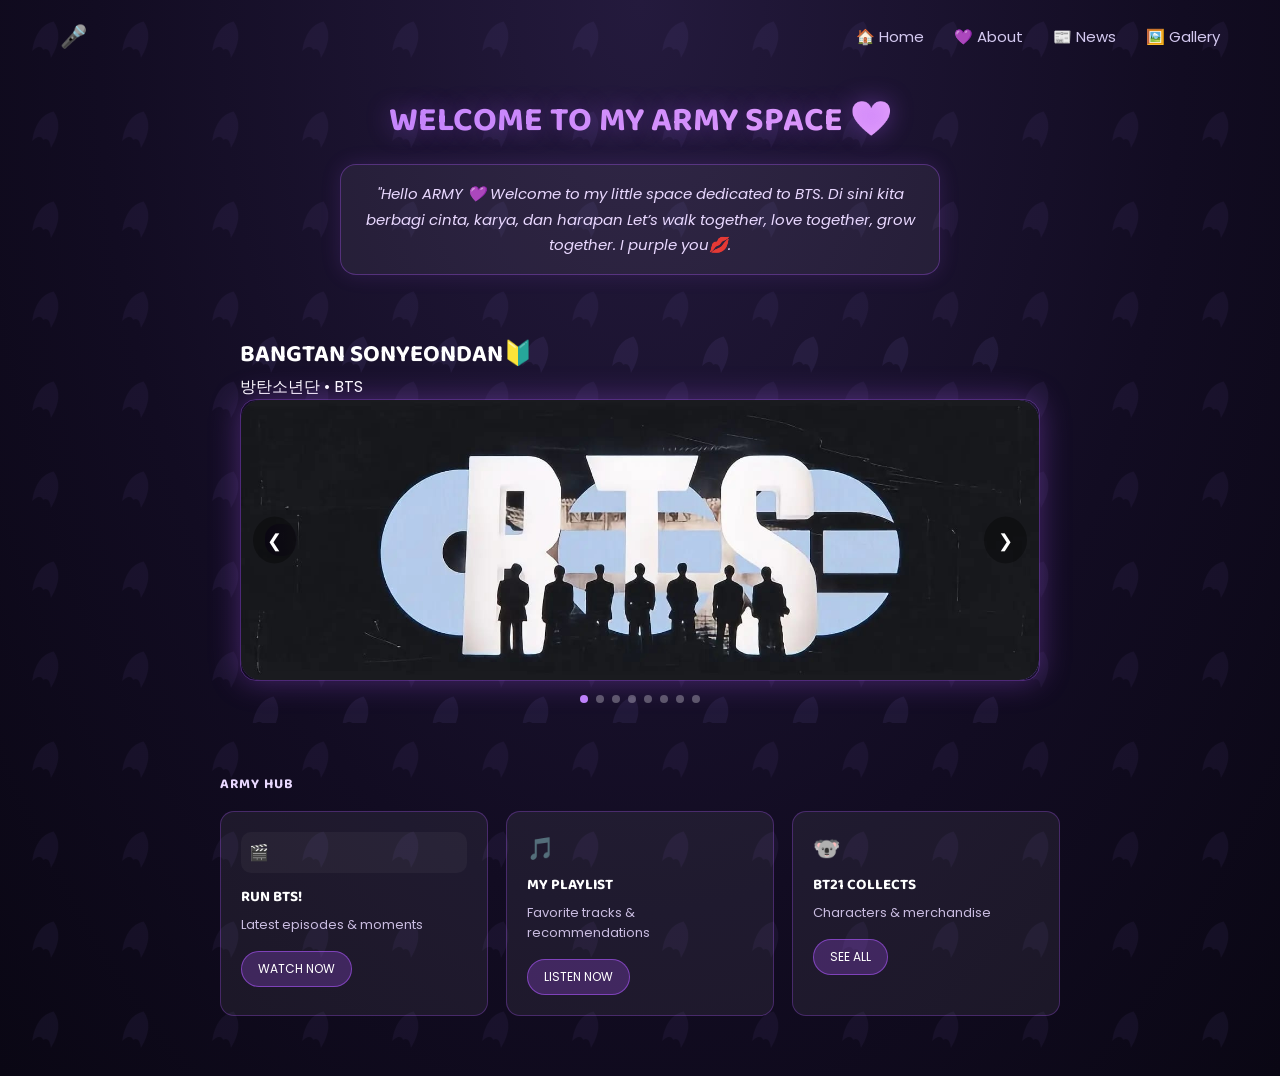
<file: index.html>
<!DOCTYPE html>
<html lang="id">
<head>
<meta charset="UTF-8">
<meta name="viewport" content="width=device-width, initial-scale=1.0">
<title>My ARMY Space</title>
<link rel="preconnect" href="https://fonts.googleapis.com">
<link href="https://fonts.googleapis.com/css2?family=Baloo+2:wght@600;800&family=Poppins:wght@300;400;600&display=swap" rel="stylesheet">
<link rel="stylesheet" href="style.css">
</head>
<body>

  <!-- NAVBAR -->
  <header class="navbar">
    <div class="logo">🎤</div>
    <nav class="nav-links">
  <a href="index.html">🏠 Home</a>
  <a href="about.html">💜 About</a>
  <a href="#">📰 News</a>
  <a href="gallery.html">🖼️ Gallery</a>
</nav>
  </header>

  <!-- MAIN CONTENT -->
  <main class="container">

    <!-- HERO / TITLE -->
    <section class="hero">
      <h1>WELCOME TO MY ARMY SPACE <span>💜</span></h1>
      <p class="subtitle">"Hello ARMY 💜  
Welcome to my little space dedicated to BTS.  
 Di sini kita berbagi cinta, karya, dan harapan
Let’s walk together, love together, grow together.  
I purple you💋.</p>
    </section>
        
    <!-- SLIDER -->
    <section class="slider-section">
      <div class="slider-header">
      <h2>BANGTAN SONYEONDAN🔰</h2>
<p>방탄소년단 • BTS</p>
      </div>

      <div class="slider" id="slider">
        <button class="arrow arrow-left" id="prevBtn">&#10094;</button>

       <div class="slide-track" id="sliderTrack">

  <div class="slide" style="background: linear-gradient(135deg,#3b1d5c,#8b5cf6);">
    <div class="slide-text"></div>
    <img src="images/slide2.jpeg" class="slide-photo" alt="All Members">
  </div>

  <div class="slide" style="background: linear-gradient(135deg,#5b21b6,#c084fc);">
    <div class="slide-text"></div>
    <img src="images/rm.jpeg" class="slide-photo" alt="RM">
  </div>

  <div class="slide" style="background: linear-gradient(135deg,#312e81,#8b2283);">
    <div class="slide-text"></div>
    <img src="images/jin.jpeg" class="slide-photo" alt="Jin">
  </div>

  <div class="slide" style="background: linear-gradient(135deg,#4c1d95,#e9d5ff);">
    <div class="slide-text"></div>
    <img src="images/suga.jpeg" class="slide-photo" alt="Suga">
  </div>

  <div class="slide" style="background: linear-gradient(135deg,#6d28d9,#c4b5fd);">
    <div class="slide-text"></div>
    <img src="images/jhp.jpeg" class="slide-photo" alt="J-Hope">
  </div>

  <div class="slide" style="background: linear-gradient(135deg,#41253a,#ddd6fe);">
    <div class="slide-text"></div>
    <img src="images/jmn.jpeg" class="slide-photo" alt="Jimin">
  </div>

  <div class="slide" style="background: linear-gradient(135deg,#5b21b6,#e9d5ff);">
    <div class="slide-text"></div>
    <img src="images/v.jpeg" class="slide-photo" alt="V">
  </div>

  <div class="slide" style="background: linear-gradient(135deg,#3b0764,#c084fc);">
    <div class="slide-text"></div>
    <img src="images/jk.jpeg" class="slide-photo" alt="Jungkook">
  </div>

</div>

        <button class="arrow arrow-right" id="nextBtn">&#10095;</button>
      </div>

      <div class="dots" id="dots"></div>
    </section>

    <!-- ARMY HUB -->
    <section class="hub-section">
      <h3>ARMY HUB</h3>
      <div class="hub-cards">
        
<div class="card">
  <a href="run-bts.html" class="channel-row">
    🎬
  </a>
  <h4>RUN BTS!</h4>
  <p>Latest episodes & moments</p>
  <a href="run-bts.html" class="btn">WATCH NOW</a>
</div>
        
        <div class="card">
          <div class="card-icon">🎵</div>
          <h4>MY PLAYLIST</h4>
          <p>Favorite tracks & recommendations</p>
          <a href="playlist.html" class="btn">LISTEN NOW</a>
        </div>

        <div class="card">
          <div class="card-icon">🐨</div>
          <h4>BT21 COLLECTS</h4>
          <p>Characters & merchandise</p>
          <a href="bt21.html" class="btn">SEE ALL</a>
        </div>

      </div>
    </section>

  </main>

  <script src="script.js"></script>
</body>
</html>
</file>
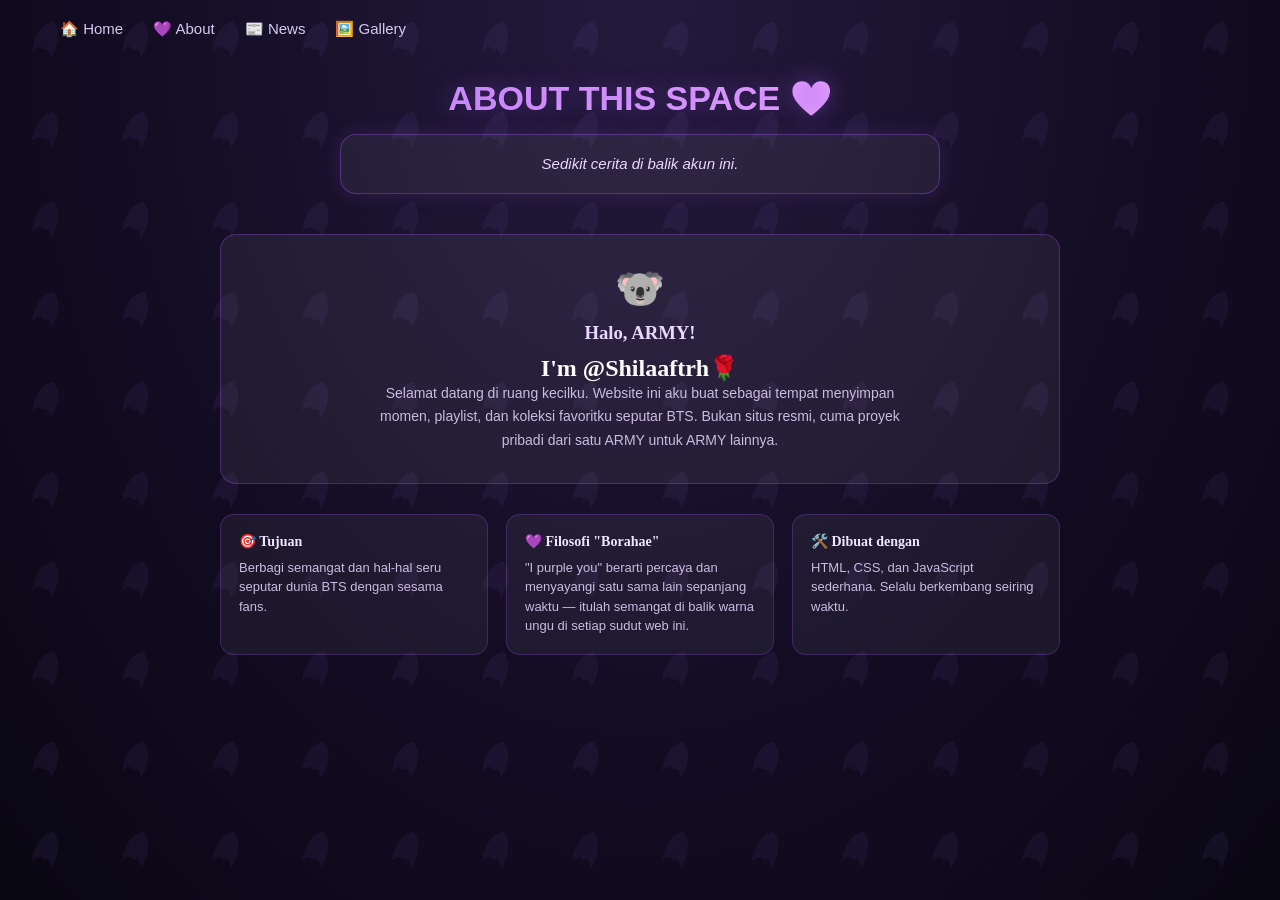
<file: about.html>
<!DOCTYPE html>
<html lang="id">
<head>
<meta charset="UTF-8">
<meta name="viewport" content="width=device-width, initial-scale=1.0">
<title>About - My ARMY Space</title>
<link rel="stylesheet" href="style.css">
</head>
<body>

  <!-- NAVBAR -->
  <header class="navbar">
    <nav class="nav-links">
  <a href="index.html">🏠 Home</a>
  <a href="about.html">💜 About</a>
  <a href="#">📰 News</a>
  <a href="gallery.html">🖼️ Gallery</a>
</nav>
  </header>

  <main class="container">

    <section class="hero">
      <h1>ABOUT THIS SPACE <span>💜</span></h1>
      <p class="subtitle">Sedikit cerita di balik akun ini.</p>
    </section>

    <section class="about-section">
      <div class="about-card">
        <div class="about-avatar">🐨</div>
        <h3>Halo, ARMY!</h3>
        <h2>I'm @Shilaaftrh🌹</h2>
        <p>
          Selamat datang di ruang kecilku. Website ini aku buat sebagai tempat menyimpan
          momen, playlist, dan koleksi favoritku seputar BTS. Bukan situs resmi,
          cuma proyek pribadi dari satu ARMY untuk ARMY lainnya.
        </p>
      </div>

      <div class="about-grid">
        <div class="about-item">
          <h4>🎯 Tujuan</h4>
          <p>Berbagi semangat dan hal-hal seru seputar dunia BTS dengan sesama fans.</p>
        </div>
        <div class="about-item">
          <h4>💜 Filosofi "Borahae"</h4>
          <p>"I purple you" berarti percaya dan menyayangi satu sama lain sepanjang waktu — itulah semangat di balik warna ungu di setiap sudut web ini.</p>
        </div>
        <div class="about-item">
          <h4>🛠️ Dibuat dengan</h4>
          <p>HTML, CSS, dan JavaScript sederhana. Selalu berkembang seiring waktu.</p>
        </div>
      </div>
    </section>

  </main>

  <script src="script.js"></script>
</body>
</html>
</file>
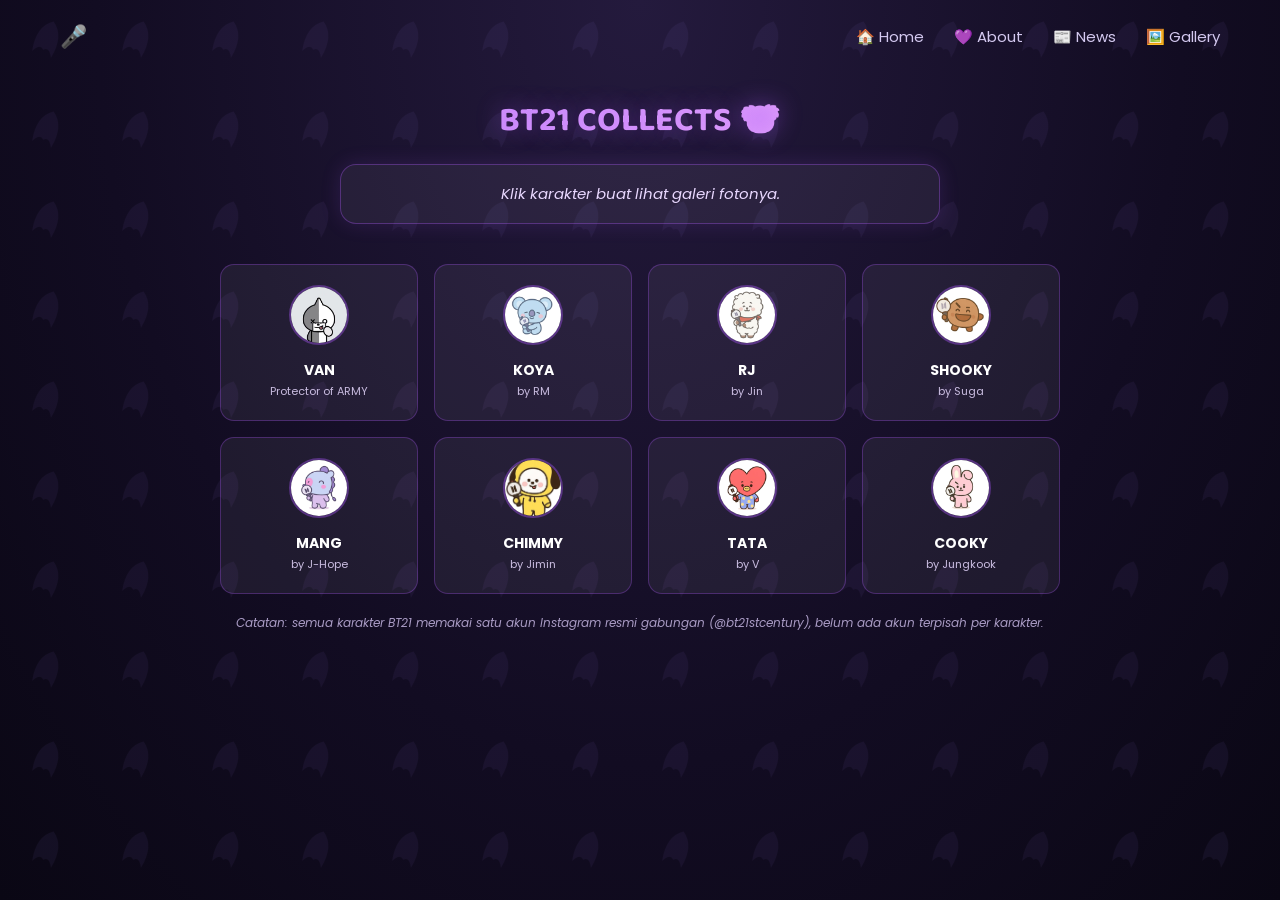
<file: bt21.html>
<!DOCTYPE html>
<html lang="id">
<head>
<meta charset="UTF-8">
<meta name="viewport" content="width=device-width, initial-scale=1.0">
<title>BT21 Collects - My ARMY Space</title>
<link rel="preconnect" href="https://fonts.googleapis.com">
<link href="https://fonts.googleapis.com/css2?family=Baloo+2:wght@600;800&family=Poppins:wght@300;400;600&display=swap" rel="stylesheet">
<link rel="stylesheet" href="style.css">
</head>
<body>

  <!-- NAVBAR -->
  <header class="navbar">
    <div class="logo">🎤</div>
    <nav class="nav-links">
  <a href="index.html">🏠 Home</a>
  <a href="about.html">💜 About</a>
  <a href="#">📰 News</a>
  <a href="gallery.html">🖼️ Gallery</a>
</nav>
  </header>

  <main class="container">

    <section class="hero">
      <h1>BT21 COLLECTS <span>🐨</span></h1>
      <p class="subtitle">Klik karakter buat lihat galeri fotonya.</p>
    </section>

    <section class="bt21-section">
      <div class="bt21-grid">

        <a href="https://www.instagram.com/bt21stcentury/" target="_blank" class="bt21-card" data-character="van">
          <img src="images/pro1.jpeg" class="bt21-icon">
          <p class="bt21-name">VAN</p>
          <p class="bt21-owner">Protector of ARMY</p>
        </a>

        <a href="https://www.instagram.com/bt21stcentury/" target="_blank" class="bt21-card" data-character="koya">
          <img src="images/pro2.jpeg" class="bt21-icon">
          <p class="bt21-name">KOYA</p>
          <p class="bt21-owner">by RM</p>
        </a>

        <a href="https://www.instagram.com/bt21stcentury/" target="_blank" class="bt21-card" data-character="rj">
          <img src="images/pro3.jpeg" class="bt21-icon">
          <p class="bt21-name">RJ</p>
          <p class="bt21-owner">by Jin</p>
        </a>

        <a href="https://www.instagram.com/bt21stcentury/" target="_blank" class="bt21-card" data-character="shooky">
          <img src="images/pro4.jpeg" class="bt21-icon">
          <p class="bt21-name">SHOOKY</p>
          <p class="bt21-owner">by Suga</p>
        </a>

        <a href="https://www.instagram.com/bt21stcentury/" target="_blank" class="bt21-card" data-character="mang">
          <img src="images/pro5.jpeg" class="bt21-icon">
          <p class="bt21-name">MANG</p>
          <p class="bt21-owner">by J-Hope</p>
        </a>

        <a href="https://www.instagram.com/bt21stcentury/" target="_blank" class="bt21-card" data-character="chimmy">
          <img src="images/pro6.jpeg" class="bt21-icon">
          <p class="bt21-name">CHIMMY</p>
          <p class="bt21-owner">by Jimin</p>
        </a>

        <a href="https://www.instagram.com/bt21stcentury/" target="_blank" class="bt21-card" data-character="tata">
          <img src="images/pro7.jpeg" class="bt21-icon">
          <p class="bt21-name">TATA</p>
          <p class="bt21-owner">by V</p>
        </a>

        <a href="https://www.instagram.com/bt21stcentury/" target="_blank" class="bt21-card" data-character="cooky">
          <img src="images/pro8.jpeg" class="bt21-icon">
          <p class="bt21-name">COOKY</p>
          <p class="bt21-owner">by Jungkook</p>
        </a>

      </div>

      <p class="bt21-note">Catatan: semua karakter BT21 memakai satu akun Instagram resmi gabungan (@bt21stcentury), belum ada akun terpisah per karakter.</p>
    </section>

  </main>

  <!-- MODAL GALERI BT21 -->
  <div id="bt21Modal" class="bt21-modal">
    <div class="bt21-modal-content">
      <button id="bt21ModalClose" class="bt21-modal-close">✕</button>
      <h3 id="bt21ModalName"></h3>
      <div id="bt21ModalGallery" class="bt21-modal-gallery"></div>
      <a id="bt21ModalIgLink" href="#" target="_blank" class="btn">Follow di Instagram</a>
    </div>
  </div>

  <script src="script.js"></script>
</body>
</html>
</file>
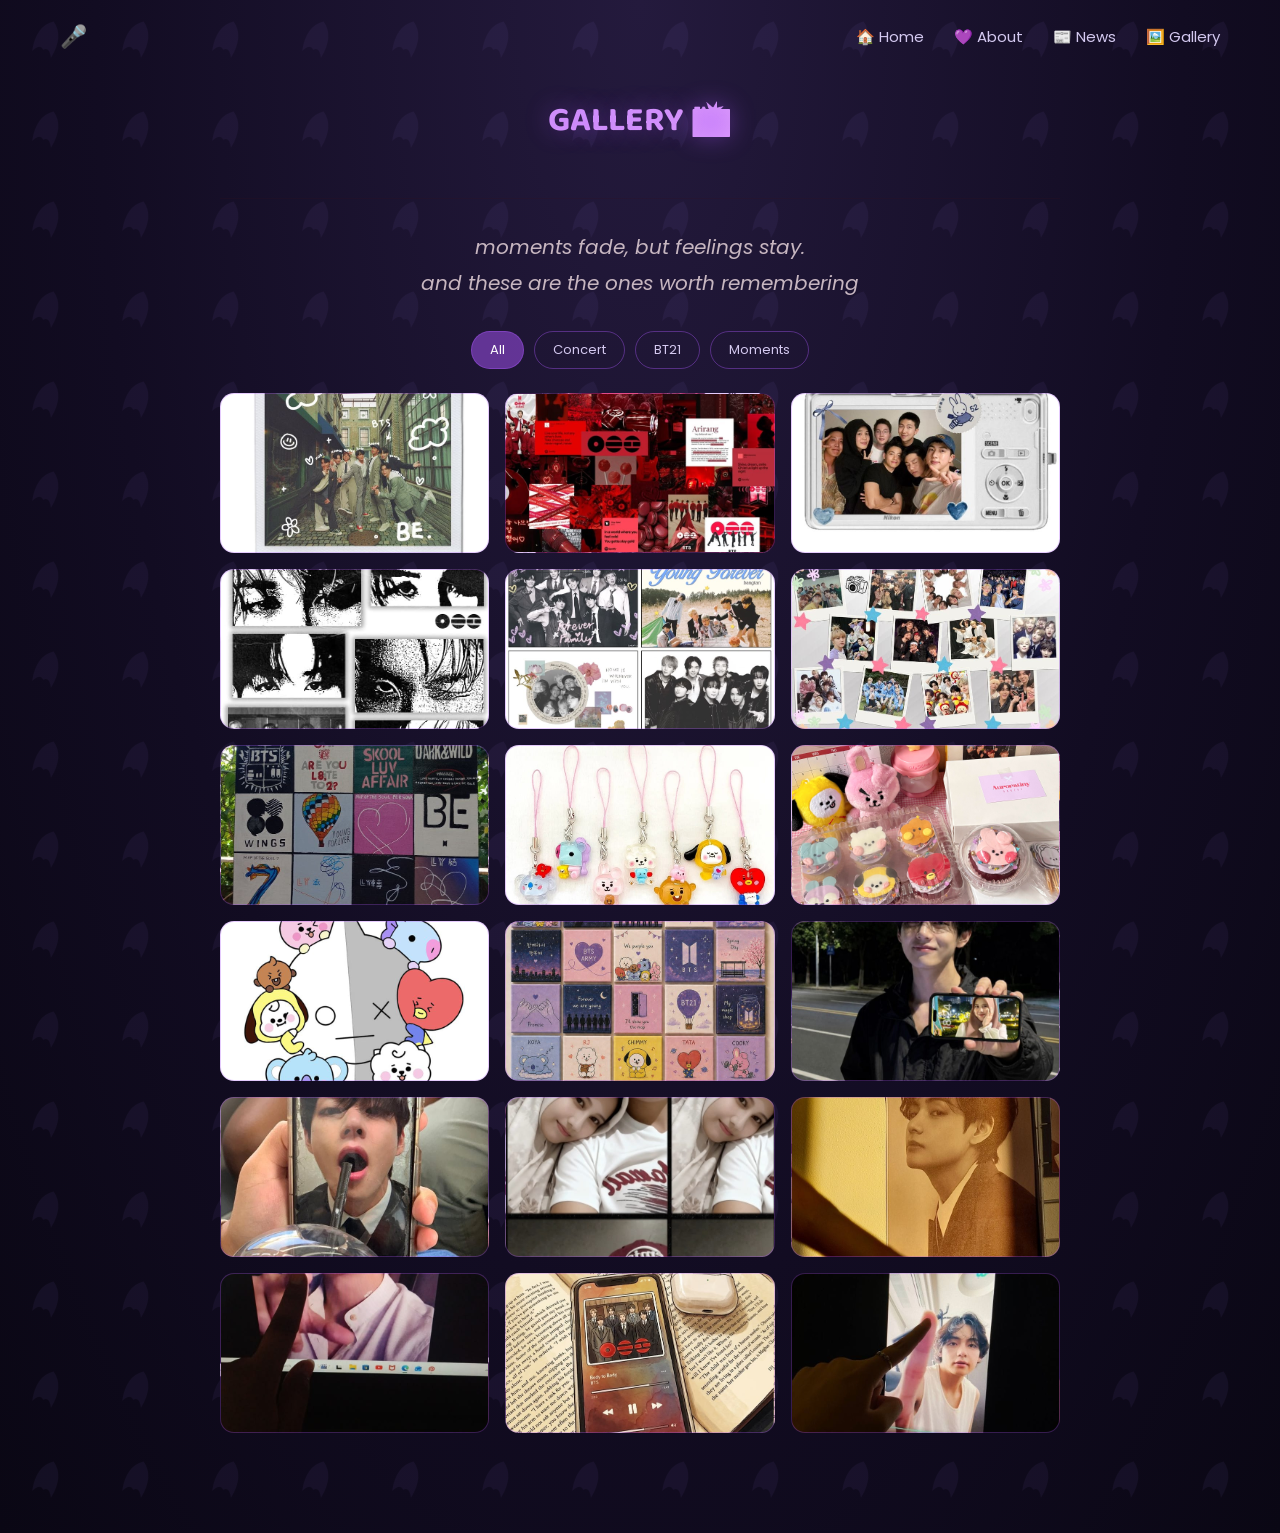
<file: gallery.html>
<!DOCTYPE html>
<html lang="id">
<head>
<meta charset="UTF-8">
<meta name="viewport" content="width=device-width, initial-scale=1.0">
<title>Gallery - My ARMY Space</title>
<link rel="preconnect" href="https://fonts.googleapis.com">
<link href="https://fonts.googleapis.com/css2?family=Baloo+2:wght@600;800&family=Poppins:wght@300;400;600&display=swap" rel="stylesheet">
<link rel="stylesheet" href="style.css">
</head>
<body>

  <!-- NAVBAR -->
  <header class="navbar">
    <div class="logo">🎤</div>
    <nav class="nav-links">
  <a href="index.html">🏠 Home</a>
  <a href="about.html">💜 About</a>
  <a href="#">📰 News</a>
  <a href="gallery.html">🖼️ Gallery</a>
</nav>
  </header>

  <main class="container">

    <section class="hero">
      <h1>GALLERY <span>📸</span></h1>
      <div class="gallery-footer">
  <p>moments fade, but feelings stay.<br>
  and these are the ones worth remembering</p>
</div>

    <section class="gallery-section">
      <div class="filter-tabs">
        <button class="tab active" data-filter="all">All</button>
        <button class="tab" data-filter="concert">Concert</button>
        <button class="tab" data-filter="bts21">BT21</button>
        <button class="tab" data-filter="moments">Moments</button>
      </div>
   
      <div class="gallery-grid" id="galleryGrid">
<div class="gallery-item" data-category="concert" style="background-image:url('images/foto10.jpeg'); background-size:cover; background-position:center;"></div>
<div class="gallery-item" data-category="concert" style="background-image:url('images/foto11.jpeg'); background-size:cover; background-position:center;"></div>
<div class="gallery-item" data-category="concert" style="background-image:url('images/foto12.jpeg'); background-size:cover; background-position:center;"></div>
<div class="gallery-item" data-category="concert" style="background-image:url('images/foto13.jpeg'); background-size:cover; background-position:center;"></div>
<div class="gallery-item" data-category="concert" style="background-image:url('images/foto14.jpeg'); background-size:cover; background-position:center;"></div>
<div class="gallery-item" data-category="concert" style="background-image:url('images/foto16.jpeg'); background-size:cover; background-position:center;"></div>
<div class="gallery-item" data-category="concert" style="background-image:url('images/foto18.jpeg'); background-size:cover; background-position:center;"></div>
<div class="gallery-item" data-category="bts21" style="background-image:url('images/foto6.jpeg'); background-size:cover; background-position:center;"></div>
<div class="gallery-item" data-category="bts21" style="background-image:url('images/foto7.jpeg'); background-size:cover; background-position:center;"></div>
<div class="gallery-item" data-category="bts21" style="background-image:url('images/foto8.jpeg'); background-size:cover; background-position:center;"></div>
<div class="gallery-item" data-category="bts21" style="background-image:url('images/foto9.jpeg'); background-size:cover; background-position:center;"></div>
<div class="gallery-item" data-category="moments" style="background-image:url('images/ft1.jpeg'); background-size:cover; background-position:center;"></div>
<div class="gallery-item" data-category="moments" style="background-image:url('images/ft2.jpeg'); background-size:cover; background-position:center;"></div>
<div class="gallery-item" data-category="moments" style="background-image:url('images/ft3.jpeg'); background-size:cover; background-position:center;"></div>
<div class="gallery-item" data-category="moments" style="background-image:url('images/ft4.jpeg'); background-size:cover; background-position:center;"></div>
<div class="gallery-item" data-category="moments" style="background-image:url('images/ft5.jpeg'); background-size:cover; background-position:center;"></div>
<div class="gallery-item" data-category="moments" style="background-image:url('images/ft6.jpeg'); background-size:cover; background-position:center;"></div>
<div class="gallery-item" data-category="moments" style="background-image:url('images/ft7.jpeg'); background-size:cover; background-position:center;"></div>
      </div>
    </section>

  </main>

  <script src="script.js"></script>
</body>
</html>
</file>
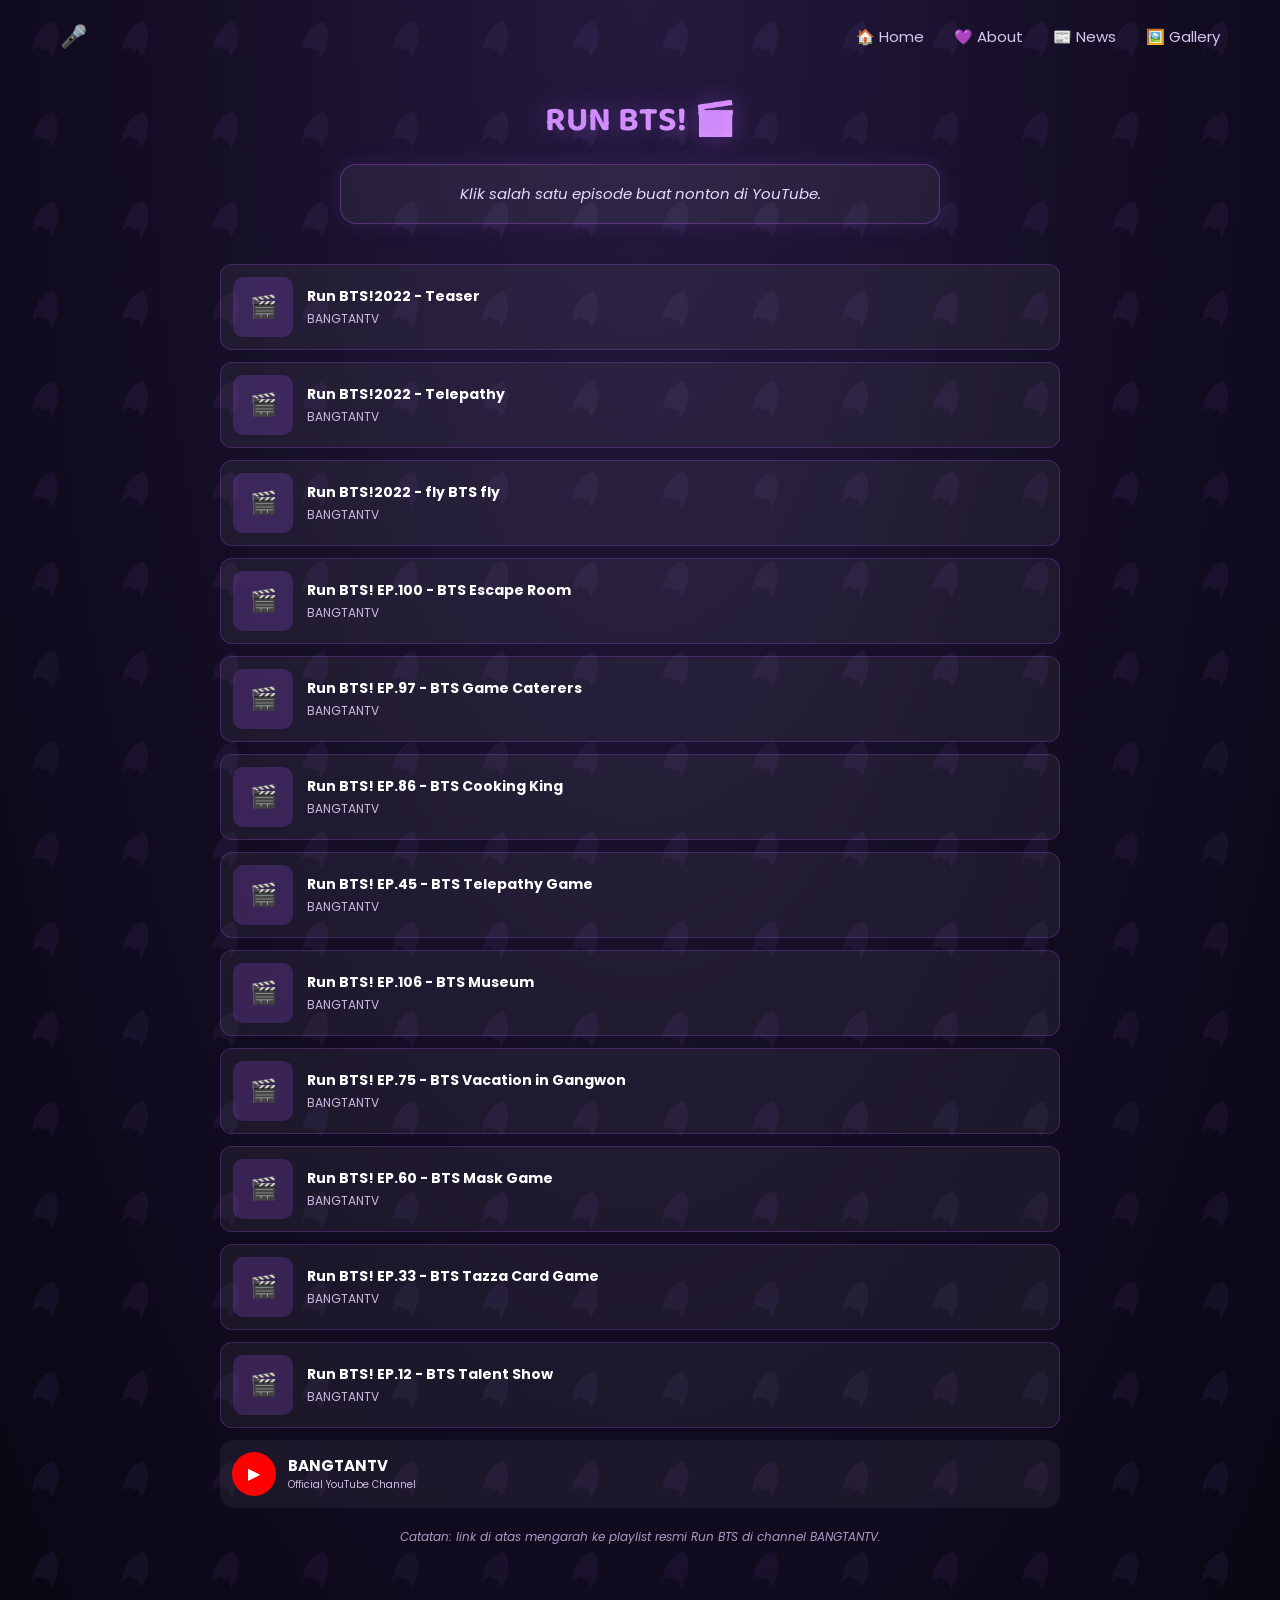
<file: run-bts.html>
<!DOCTYPE html>
<html lang="id">
<head>
<meta charset="UTF-8">
<meta name="viewport" content="width=device-width, initial-scale=1.0">
<title>RUN BTS! - My ARMY Space</title>
<link rel="preconnect" href="https://fonts.googleapis.com">
<link href="https://fonts.googleapis.com/css2?family=Baloo+2:wght@600;800&family=Poppins:wght@300;400;600&display=swap" rel="stylesheet">
<link rel="stylesheet" href="style.css">
</head>
<body>

  <!-- NAVBAR -->
  <header class="navbar">
    <div class="logo">🎤</div>
    <nav class="nav-links">
  <a href="index.html">🏠 Home</a>
  <a href="about.html">💜 About</a>
  <a href="#">📰 News</a>
  <a href="gallery.html">🖼️ Gallery</a>
</nav>
  </header>

  <main class="container">

    <section class="hero">
      <h1>RUN BTS! <span>🎬</span></h1>
      <p class="subtitle">Klik salah satu episode buat nonton di YouTube.</p>
    </section>

    <section class="video-list-section">

    
      <a href="https://youtu.be/hR0_nWQSFN4?si=DMoWO8EwytrmK5Et" target="_blank" class="video-item">
        <div class="video-thumb">🎬</div>
        <div class="video-info">
          <p class="video-title">Run BTS!2022 - Teaser</p>
          <p class="video-channel">BANGTANTV</p>
        </div>
      </a>

      <a href="https://youtu.be/jpKFqkDz4cc?si=TMcndSusxJ03t2GS" target="_blank" class="video-item">
        <div class="video-thumb">🎬</div>
        <div class="video-info">
          <p class="video-title">Run BTS!2022 - Telepathy</p>
          <p class="video-channel">BANGTANTV</p>
        </div>
      </a>

      <a href="https://youtu.be/iSc7qzfUT9I?si=rYEy3_hRU0LxtHDu" target="_blank" class="video-item">
  <div class="video-thumb">🎬</div>
  <div class="video-info">
    <p class="video-title">Run BTS!2022 - fly BTS fly</p>
    <p class="video-channel">BANGTANTV</p>
  </div>
</a>

<a href="https://youtu.be/qkC9qY3Y7Jg" target="_blank" class="video-item">
  <div class="video-thumb">🎬</div>
  <div class="video-info">
    <p class="video-title">Run BTS! EP.100 - BTS Escape Room</p>
    <p class="video-channel">BANGTANTV</p>
  </div>
</a>

<a href="https://youtu.be/5K3H4K8sQwE" target="_blank" class="video-item">
  <div class="video-thumb">🎬</div>
  <div class="video-info">
    <p class="video-title">Run BTS! EP.97 - BTS Game Caterers</p>
    <p class="video-channel">BANGTANTV</p>
  </div>
</a>

<a href="https://youtu.be/2Y2U7k8cK9M" target="_blank" class="video-item">
  <div class="video-thumb">🎬</div>
  <div class="video-info">
    <p class="video-title">Run BTS! EP.86 - BTS Cooking King</p>
    <p class="video-channel">BANGTANTV</p>
  </div>
</a>

<a href="https://youtu.be/7d2p1v7X2Yc" target="_blank" class="video-item">
  <div class="video-thumb">🎬</div>
  <div class="video-info">
    <p class="video-title">Run BTS! EP.45 - BTS Telepathy Game</p>
    <p class="video-channel">BANGTANTV</p>
  </div>
</a>

<a href="https://youtu.be/4mN1x4lJ9Yc" target="_blank" class="video-item">
  <div class="video-thumb">🎬</div>
  <div class="video-info">
    <p class="video-title">Run BTS! EP.106 - BTS Museum</p>
    <p class="video-channel">BANGTANTV</p>
  </div>
</a>

<a href="https://youtu.be/9bZkp7q19f0" target="_blank" class="video-item">
  <div class="video-thumb">🎬</div>
  <div class="video-info">
    <p class="video-title">Run BTS! EP.75 - BTS Vacation in Gangwon</p>
    <p class="video-channel">BANGTANTV</p>
  </div>
</a>

<a href="https://youtu.be/kJQP7kiw5Fk" target="_blank" class="video-item">
  <div class="video-thumb">🎬</div>
  <div class="video-info">
    <p class="video-title">Run BTS! EP.60 - BTS Mask Game</p>
    <p class="video-channel">BANGTANTV</p>
  </div>
</a>

<a href="https://youtu.be/OPf0YbXqDm0" target="_blank" class="video-item">
  <div class="video-thumb">🎬</div>
  <div class="video-info">
    <p class="video-title">Run BTS! EP.33 - BTS Tazza Card Game</p>
    <p class="video-channel">BANGTANTV</p>
  </div>
</a>

<a href="https://youtu.be/L0MK7qz13bU" target="_blank" class="video-item">
  <div class="video-thumb">🎬</div>
  <div class="video-info">
    <p class="video-title">Run BTS! EP.12 - BTS Talent Show</p>
    <p class="video-channel">BANGTANTV</p>
  </div>
</a>

<div class="channel-row-big">
        <div class="channel-avatar">▶</div>
        <div>
          <p class="channel-name">BANGTANTV</p>
          <p class="channel-sub">Official YouTube Channel</p>
        </div>
      </div>


      <p class="bt21-note">Catatan: link di atas mengarah ke playlist resmi Run BTS di channel BANGTANTV.</p>

    </section>

  </main>

  <script src="script.js"></script>
</body>
</html>
</file>
<file: style.css>
* {
  margin: 0;
  padding: 0;
  box-sizing: border-box;
  font-family: 'Poppins', sans-serif;
}

h1, h2, h3, h4 {
  font-family: 'Baloo 2', cursive;
}

body {
  background:
    url("data:image/svg+xml,%3Csvg xmlns='http://www.w3.org/2000/svg' width='90' height='90'%3E%3Cg transform='rotate(20 45 45)' fill='%23a78bfa' fill-opacity='0.06'%3E%3Cpath d='M45 20 Q60 30 55 55 Q50 45 45 50 Q40 45 35 55 Q30 30 45 20Z'/%3E%3C/g%3E%3C/svg%3E"),
    radial-gradient(ellipse at top, #241a3d 0%, #120c22 60%, #0a0714 100%);
  background-repeat: repeat, no-repeat;
  color: #fff;
  min-height: 100vh;
}

/* NAVBAR */
.navbar {
  display: flex;
  align-items: center;
  justify-content: space-between;
  padding: 20px 60px;
}

.logo {
  font-size: 22px;
}

.nav-links {
  display: flex;
  gap: 30px;
}

.nav-links a {
  color: #d4c9f0;
  text-decoration: none;
  font-size: 15px;
  transition: color 0.2s;
}

.nav-links a:hover,
.nav-links a.active {
  color: #fff;
  border-bottom: 2px solid #a78bfa;
  padding-bottom: 4px;
}

/* CONTAINER */
.container {
  max-width: 900px;
  margin: 0 auto;
  padding: 20px 30px 60px;
}

/* HERO */
.hero {
  text-align: center;
  margin-bottom: 40px;
}

.hero h1 {
  font-family: 'Baloo 2', sans-serif;
  font-size: 34px;
  background: linear-gradient(90deg, #c084fc, #f0abfc);
  -webkit-background-clip: text;
  background-clip: text;
  color: transparent;
  text-shadow: 0 0 25px rgba(168, 85, 247, 0.4);
}

.subtitle {
  margin-top: 16px;
  color: #e9d8ff;
  font-size: 15px;
  font-style: italic;
  font-family: 'Poppins', sans-serif;
  background: rgba(255, 255, 255, 0.06);
  border: 1px solid rgba(168, 85, 247, 0.35);
  border-radius: 16px;
  padding: 16px 24px;
  max-width: 600px;
  margin-left: auto;
  margin-right: auto;
  line-height: 1.7;
  box-shadow: 0 0 20px rgba(168, 85, 247, 0.15);
}

/* MUSIC PLAYER */
.music-player {
  margin-bottom: 30px;
  display: grid;
  grid-template-columns: repeat(2, 1fr);
  gap: 20px;
}

.player-box {
  display: flex;
  flex-direction: column;
  align-items: center;
  text-align: center;
  background: rgba(255,255,255,0.06);
  border: 1px solid rgba(168, 85, 247, 0.35);
  border-radius: 20px;
  padding: 20px;
}

.music-cover {
  width: 100%;
  aspect-ratio: 1 / 1;
  object-fit: cover;
  border-radius: 14px;
  margin-bottom: 14px;
  box-shadow: 0 0 20px rgba(168, 85, 247, 0.3);
}

.player-details {
  margin-bottom: 10px;
}

.song-title {
  font-size: 15px;
  font-weight: bold;
  color: #f0e6ff;
}

.song-artist {
  font-size: 12px;
  color: #c9bce0;
  margin-top: 2px;
}

.progress-row {
  display: flex;
  align-items: center;
  gap: 8px;
  width: 100%;
  margin-bottom: 14px;
}

.time-current,
.time-remaining {
  font-size: 10px;
  color: #c9bce0;
  min-width: 30px;
}

.progress-bar {
  flex: 1;
  height: 4px;
  background: rgba(255,255,255,0.15);
  border-radius: 4px;
  overflow: hidden;
}

.progress-fill {
  height: 100%;
  width: 0%;
  background: #c084fc;
  border-radius: 4px;
}

.player-controls {
  display: flex;
  align-items: center;
  justify-content: center;
  gap: 18px;
}

.ctrl-btn {
  background: transparent;
  border: none;
  color: #d4c9f0;
  font-size: 16px;
  cursor: pointer;
}

.play-btn {
  background: rgba(168, 85, 247, 0.6);
  border: none;
  color: #fff;
  width: 42px;
  height: 42px;
  border-radius: 50%;
  cursor: pointer;
  font-size: 15px;
  transition: background 0.2s;
}

.play-btn:hover {
  background: rgba(168, 85, 247, 0.85);
}

@media (max-width: 700px) {
  .music-player { grid-template-columns: 1fr; }
}


/* SLIDER */
.slider-header h3 {
  letter-spacing: 1px;
  color: #e9d8ff;
  margin-bottom: 12px;
  font-size: 14px;
}

.slider {
  position: relative;
  border-radius: 16px;
  overflow: hidden;
  box-shadow: 0 0 30px rgba(168, 85, 247, 0.35);
  border: 1px solid rgba(168, 85, 247, 0.4);
}

.slide-track {
  display: flex;
  transition: transform 0.5s ease-in-out;
}


.slide img {
  width: 100%;
  height: 100%;
  object-fit: cover;
  display: block;
}

.arrow {
  position: absolute;
  top: 50%;
  transform: translateY(-50%);
  background: rgba(0,0,0,0.35);
  border: none;
  color: #fff;
  font-size: 18px;
  padding: 10px 14px;
  cursor: pointer;
  border-radius: 50%;
  z-index: 5;
}

.arrow-left { left: 12px; }
.arrow-right { right: 12px; }
.arrow:hover { background: rgba(0,0,0,0.6); }

.dots {
  display: flex;
  justify-content: center;
  gap: 8px;
  margin-top: 14px;
}

.dot {
  width: 8px;
  height: 8px;
  border-radius: 50%;
  background: rgba(255,255,255,0.3);
  cursor: pointer;
  transition: background 0.2s;
}

.dot.active {
  background: #c084fc;
}

/* HUB */
.hub-section {
  margin-top: 50px;
}

.hub-section > h3 {
  color: #e9d8ff;
  letter-spacing: 1px;
  margin-bottom: 16px;
  font-size: 14px;
}

.hub-cards {
  display: grid;
  grid-template-columns: repeat(3, 1fr);
  gap: 18px;
}

.card {
  background: rgba(255,255,255,0.06);
  border: 1px solid rgba(168, 85, 247, 0.3);
  border-radius: 14px;
  padding: 20px;
  text-align: left;
}

.card-icon {
  font-size: 22px;
  margin-bottom: 8px;
}

.card h4 {
  font-size: 15px;
  margin-bottom: 6px;
}

.card p {
  font-size: 13px;
  color: #c9bce0;
  margin-bottom: 16px;
}

.btn {
  background: rgba(168, 85, 247, 0.25);
  border: 1px solid rgba(168, 85, 247, 0.6);
  color: #fff;
  padding: 8px 16px;
  border-radius: 20px;
  font-size: 12px;
  cursor: pointer;
  transition: background 0.2s;
  display: inline-block;
  text-decoration: none;
}

.btn:hover {
  background: rgba(168, 85, 247, 0.5);
}

/* ABOUT PAGE */
.about-card {
  background: rgba(255,255,255,0.06);
  border: 1px solid rgba(168, 85, 247, 0.3);
  border-radius: 16px;
  padding: 30px;
  text-align: center;
  margin-bottom: 30px;
}

.about-avatar {
  font-size: 40px;
  margin-bottom: 10px;
}

.about-card h3 {
  color: #e9d8ff;
  margin-bottom: 10px;
}

.about-card p {
  color: #c9bce0;
  font-size: 14px;
  line-height: 1.7;
  max-width: 560px;
  margin: 0 auto;
}

.about-grid {
  display: grid;
  grid-template-columns: repeat(3, 1fr);
  gap: 18px;
}

.about-item {
  background: rgba(255,255,255,0.05);
  border: 1px solid rgba(168, 85, 247, 0.25);
  border-radius: 14px;
  padding: 18px;
}

.about-item h4 {
  font-size: 14px;
  color: #f0e6ff;
  margin-bottom: 8px;
}

.about-item p {
  font-size: 13px;
  color: #c9bce0;
  line-height: 1.5;
}

/* GALLERY PAGE */
.filter-tabs {
  display: flex;
  gap: 10px;
  justify-content: center;
  margin-bottom: 24px;
  flex-wrap: wrap;
}

.tab {
  background: transparent;
  border: 1px solid rgba(168, 85, 247, 0.4);
  color: #d4c9f0;
  padding: 8px 18px;
  border-radius: 20px;
  font-size: 13px;
  cursor: pointer;
  transition: 0.2s;
}

.tab:hover {
  background: rgba(168, 85, 247, 0.2);
}

.tab.active {
  background: rgba(168, 85, 247, 0.5);
  color: #fff;
}

.gallery-grid {
  display: grid;
  grid-template-columns: repeat(3, 1fr);
  gap: 16px;
}

.gallery-item {
  height: 160px;
  border-radius: 14px;
  display: flex;
  align-items: center;
  justify-content: center;
  font-weight: bold;
  color: rgba(255,255,255,0.85);
  border: 1px solid rgba(168, 85, 247, 0.3);
  transition: transform 0.2s;
  overflow: hidden;
  background-size: cover;
  background-position: center;
}

.gallery-item img {
  width: 100%;
  height: 100%;
  object-fit: cover;
  display: block;
}

.gallery-item:hover {
  transform: scale(1.03);
}

.gallery-item.hidden {
  display: none;
}

.gallery-footer {
  text-align: center;
  margin-top: 50px;
  padding: 30px 20px;
  color: #c7b6c0;
  font-size: 20px;
  line-height: 1.8;
  font-style: italic;
  border-top: 1px solid rgba(58, 15, 28, 0.2); /* garis ungu tipis */
}

.gallery-footer p {
  margin: 0;
}

/* CHANNEL ROW (RUN BTS) */
.channel-row {
  display: flex;
  align-items: center;
  gap: 10px;
  text-decoration: none;
  color: #fff;
  margin-bottom: 12px;
  padding: 8px;
  border-radius: 10px;
  background: rgba(255,255,255,0.04);
  transition: background 0.2s;
}

.channel-row:hover {
  background: rgba(255,255,255,0.09);
}

.channel-avatar {
  width: 32px;
  height: 32px;
  border-radius: 50%;
  background: #ff0000;
  display: flex;
  align-items: center;
  justify-content: center;
  font-size: 12px;
  flex-shrink: 0;
}

.channel-name {
  font-size: 12px;
  font-weight: bold;
}

.channel-sub {
  font-size: 10px;
  color: #c9bce0;
}

/* BT21 GRID */
.bt21-grid {
  display: grid;
  grid-template-columns: repeat(4, 1fr);
  gap: 16px;
  margin-bottom: 20px;
}

.bt21-card {
  background: rgba(255,255,255,0.06);
  border: 1px solid rgba(168, 85, 247, 0.3);
  border-radius: 14px;
  padding: 20px 10px;
  text-align: center;
  text-decoration: none;
  color: #fff;
  transition: transform 0.2s, background 0.2s;
}

.bt21-card:hover {
  transform: translateY(-4px);
  background: rgba(168, 85, 247, 0.15);
}

.bt21-icon {
  width: 60px;
  height: 60px;
  object-fit: cover;
  border-radius: 50%;
  margin-bottom: 8px;
  border: 2px solid rgba(168, 85, 247, 0.4);
}

.bt21-card-van {
  grid-column: 1 / -1;
  padding: 28px 10px;
}

.bt21-card-van .bt21-icon {
  width: 90px;
  height: 90px;
}

.bt21-card-van .bt21-name {
  font-size: 18px;
}

.bt21-name {
  font-weight: bold;
  font-size: 14px;
}

.bt21-owner {
  font-size: 11px;
  color: #c9bce0;
  margin-top: 2px;
}

.bt21-note {
  font-size: 12px;
  color: #a99bc4;
  text-align: center;
  font-style: italic;
}

/* VIDEO LIST (RUN BTS) */
.channel-row-big {
  display: flex;
  align-items: center;
  gap: 12px;
  margin-bottom: 20px;
  padding: 12px;
  background: rgba(255,255,255,0.05);
  border-radius: 14px;
}

.channel-row-big .channel-avatar {
  width: 44px;
  height: 44px;
  font-size: 16px;
}

.channel-row-big .channel-name {
  font-size: 15px;
}

.video-item {
  display: flex;
  align-items: center;
  gap: 14px;
  background: rgba(255,255,255,0.05);
  border: 1px solid rgba(168, 85, 247, 0.25);
  border-radius: 12px;
  padding: 12px;
  margin-bottom: 12px;
  text-decoration: none;
  color: #fff;
  transition: background 0.2s;
}

.video-item:hover {
  background: rgba(168, 85, 247, 0.15);
}

.video-thumb {
  width: 60px;
  height: 60px;
  background: rgba(168, 85, 247, 0.2);
  border-radius: 10px;
  display: flex;
  align-items: center;
  justify-content: center;
  font-size: 22px;
  flex-shrink: 0;
}

.video-title {
  font-size: 14px;
  font-weight: bold;
  margin-bottom: 3px;
}

.video-channel {
  font-size: 12px;
  color: #c9bce0;
}

@media (max-width: 700px) {
  .bt21-grid { grid-template-columns: repeat(2, 1fr); }
}

/* RESPONSIVE */
@media (max-width: 700px) {
  .navbar { padding: 16px 20px; }
  .nav-links { gap: 16px; font-size: 13px; }
  .hub-cards { grid-template-columns: 1fr; }
  .about-grid { grid-template-columns: 1fr; }
  .gallery-grid { grid-template-columns: repeat(2, 1fr); }
  .hero h1 { font-size: 24px; }
}

/* BT21 MODAL GALLERY */
.bt21-modal {
  display: none;
  position: fixed;
  top: 0; left: 0;
  width: 100%; height: 100%;
  background: rgba(0,0,0,0.75);
  z-index: 999;
  align-items: center;
  justify-content: center;
}

.bt21-modal.active {
  display: flex;
}

.bt21-modal-content {
  background: #1a1330;
  border: 1px solid rgba(168, 85, 247, 0.4);
  border-radius: 20px;
  padding: 30px;
  max-width: 500px;
  width: 90%;
  max-height: 80vh;
  overflow-y: auto;
  text-align: center;
  position: relative;
}

.bt21-modal-close {
  position: absolute;
  top: 14px;
  right: 14px;
  background: rgba(255,255,255,0.1);
  border: none;
  color: #fff;
  width: 30px;
  height: 30px;
  border-radius: 50%;
  cursor: pointer;
  font-size: 14px;
}

#bt21ModalName {
  color: #e9d8ff;
  margin-bottom: 16px;
  font-size: 20px;
}

.bt21-modal-gallery {
  display: grid;
  grid-template-columns: repeat(3, 1fr);
  gap: 10px;
  margin-bottom: 20px;
}

.bt21-modal-gallery img {
  width: 100%;
  height: 100px;
  object-fit: cover;
  border-radius: 10px;
}

.bt21-modal-empty {
  color: #a99bc4;
  font-size: 13px;
  font-style: italic;
  margin-bottom: 20px;
}

/* SLIDER CARD STYLE */
.slide {
  position: relative;
  display: flex;
  align-items: center;
  min-height: 280px;
  border-radius: 20px;
  overflow: hidden;
  padding: 24px;
  flex: 0 0 100%;
  width: 100%;
}

.slide-photo {
  position: absolute;
  top: 0;
  right: 0;
  bottom: 0;
  left: 0;
  width: 100%;
  height: 100%;
  object-fit: cover;
  z-index: 1;
}

.slide::before {
  content: "";
  position: absolute;
  inset: 0;
  background: url("data:image/svg+xml,%3Csvg xmlns='http://www.w3.org/2000/svg' width='90' height='90'%3E%3Cg transform='rotate(20 45 45)' fill='%23ffffff' fill-opacity='0.08'%3E%3Cpath d='M45 20 Q60 30 55 55 Q50 45 45 50 Q40 45 35 55 Q30 30 45 20Z'/%3E%3C/g%3E%3C/svg%3E");
  background-repeat: repeat;
  z-index: 0;
  pointer-events: none;
}

.slide-text {
  position: relative;
  z-index: 2;
  max-width: 58%;
  color: #35033a;
  background: linear-gradient(to right, rgba(15,8,28,0.85), rgba(15,8,28,0.2));
  padding: 16px;
  border-radius: 14px;
}

.slide-text h2 {
  font-size: 28px;
  letter-spacing: 1px;
  margin-bottom: 8px;
  color: #7a3c6b;
  text-shadow: 0 2px 10px rgba(0,0,0,0.4);
  position: relative;
  display: inline-block;
}

.slide-text h2::after {
  content: "";
  display: block;
  width: 40px;
  height: 3px;
  background: #3b0935;
  border-radius: 3px;
  margin-top: 6px;
  opacity: 0.8;
}

.slide-text p {
  font-size: 13px;
  line-height: 1.5;
  color: rgba(139, 76, 115, 0.9);
  margin-bottom: 10px;
}

.slide-link {
  font-size: 12px;
  font-weight: bold;
  color: #fff;
  text-decoration: underline;
}

.slider-section {
  background:
    url("data:image/svg+xml,%3Csvg xmlns='http://www.w3.org/2000/svg' width='90' height='90'%3E%3Cg transform='rotate(20 45 45)' fill='%23a78bfa' fill-opacity='0.08'%3E%3Cpath d='M45 20 Q60 30 55 55 Q50 45 45 50 Q40 45 35 55 Q30 30 45 20Z'/%3E%3C/g%3E%3C/svg%3E");
  background-repeat: repeat;
  border-radius: 20px;
  padding: 20px;
}
</file>
